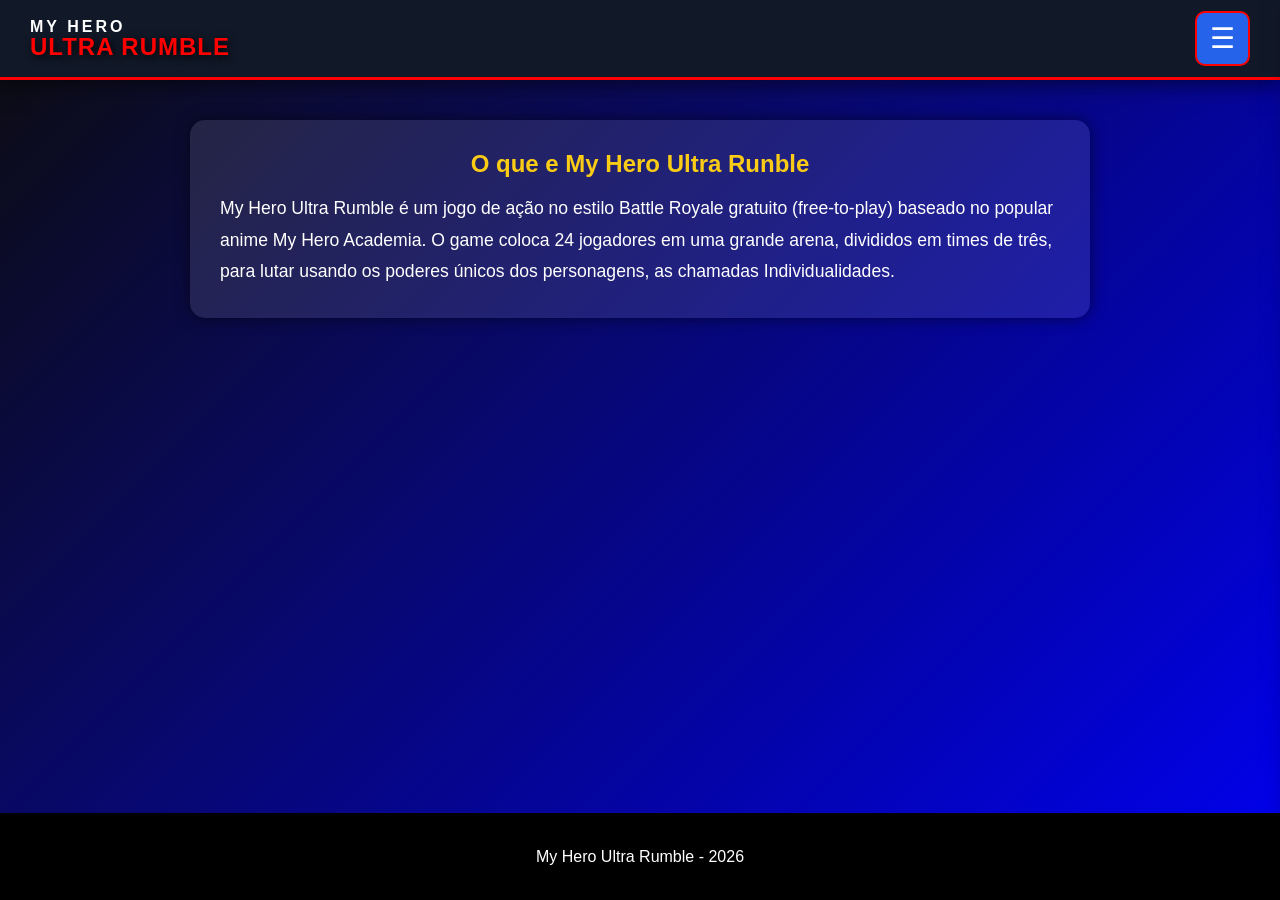
<file: index.html>
<!DOCTYPE html>
<html lang="en">
<head>
    <meta charset="UTF-8">
    <meta name="viewport" content="width=device-width, initial-scale=1.0">
    <title>Document</title>
    <link rel="stylesheet" href="style.css">
    <script src="script.js"></script>
</head>
<body>

    
<header class="menu-jogo">

    <div class="logo">
        <span>MY HERO</span>
        <strong>ULTRA RUMBLE</strong>
    </div>

<button class="botao-menu" onclick="abrirMenu()">☰</button>
</header>

<nav id="menu-lateral" class="menu-lateral">
    <button class="fechar-menu" onclick="fecharMenu()">x</button>
    <h2>MENU</h2>
    <a href="index.html"> Início</a>
    <a href="personagens.html"> Personagens</a>
    <a href="sobre.html"> Mais sobre</a>
    <a href="compras.html"> Compras</a>
    <a href="cadastro.html" class="menu-cadastro"> Cadastro</a>
    <a href="login.html" class="menu-login"> Login</a>
</nav>

<div id="fundo-menu" class="fundo-menu" onclick="fecharMenu()"></div>



<div id="resumo">
    <h2>O que e My Hero Ultra Runble</h2>
    <p>My Hero Ultra Rumble é um jogo de ação no estilo Battle Royale gratuito (free-to-play) baseado no popular anime My Hero Academia. O game coloca 24 jogadores em uma grande arena, divididos em times de três, para lutar usando os poderes únicos dos personagens, as chamadas Individualidades.</p>
</div>

<footer>
    <p>My Hero Ultra Rumble - 2026</p>
</footer>

</body>
</html>
</file>
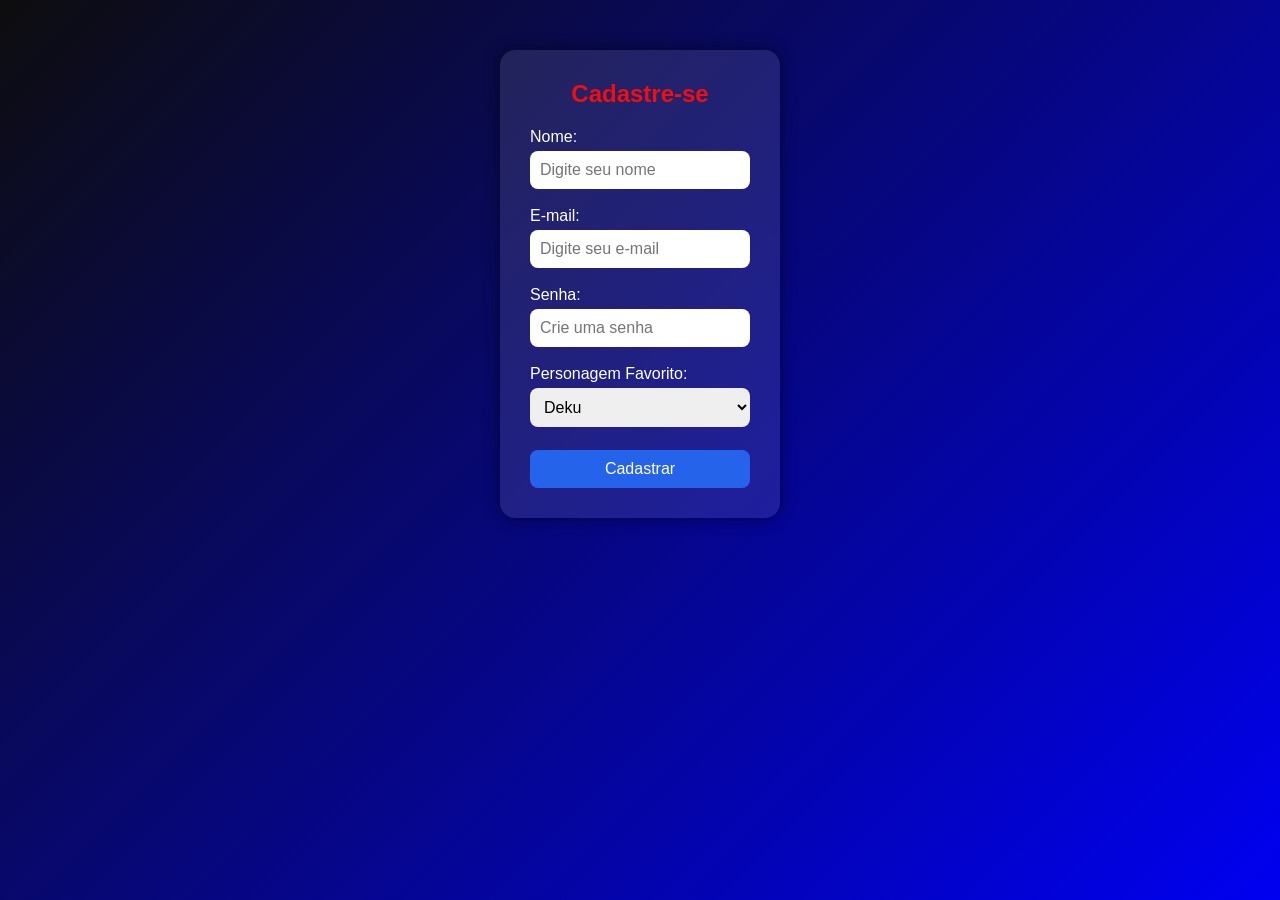
<file: cadastro.html>
<!DOCTYPE html>
<html lang="en">
<head>
    <meta charset="UTF-8">
    <meta name="viewport" content="width=device-width, initial-scale=1.0">
    <title>Document</title>
    <link rel="stylesheet" href="style.css">
</head>
<body>
    <div id="cadastro">
    <h2>Cadastre-se</h2>

    <form>
        <label>Nome:</label><br>
        <input type="text" placeholder="Digite seu nome" required><br><br>

        <label>E-mail:</label><br>
        <input type="email" placeholder="Digite seu e-mail" required><br><br>

        <label>Senha:</label><br>
        <input type="password" placeholder="Crie uma senha" required><br><br>

        <label>Personagem Favorito:</label><br>
        <select>
            <option>Deku</option>
            <option>Bakugo</option>
            <option>Todoroki</option>
            <option>All Might</option>
            <option>Shigaraki</option>
            <option></option>
        </select><br><br>

        <input type="submit" value="Cadastrar">
    </form>
</div>
</body>
</html>
</file>
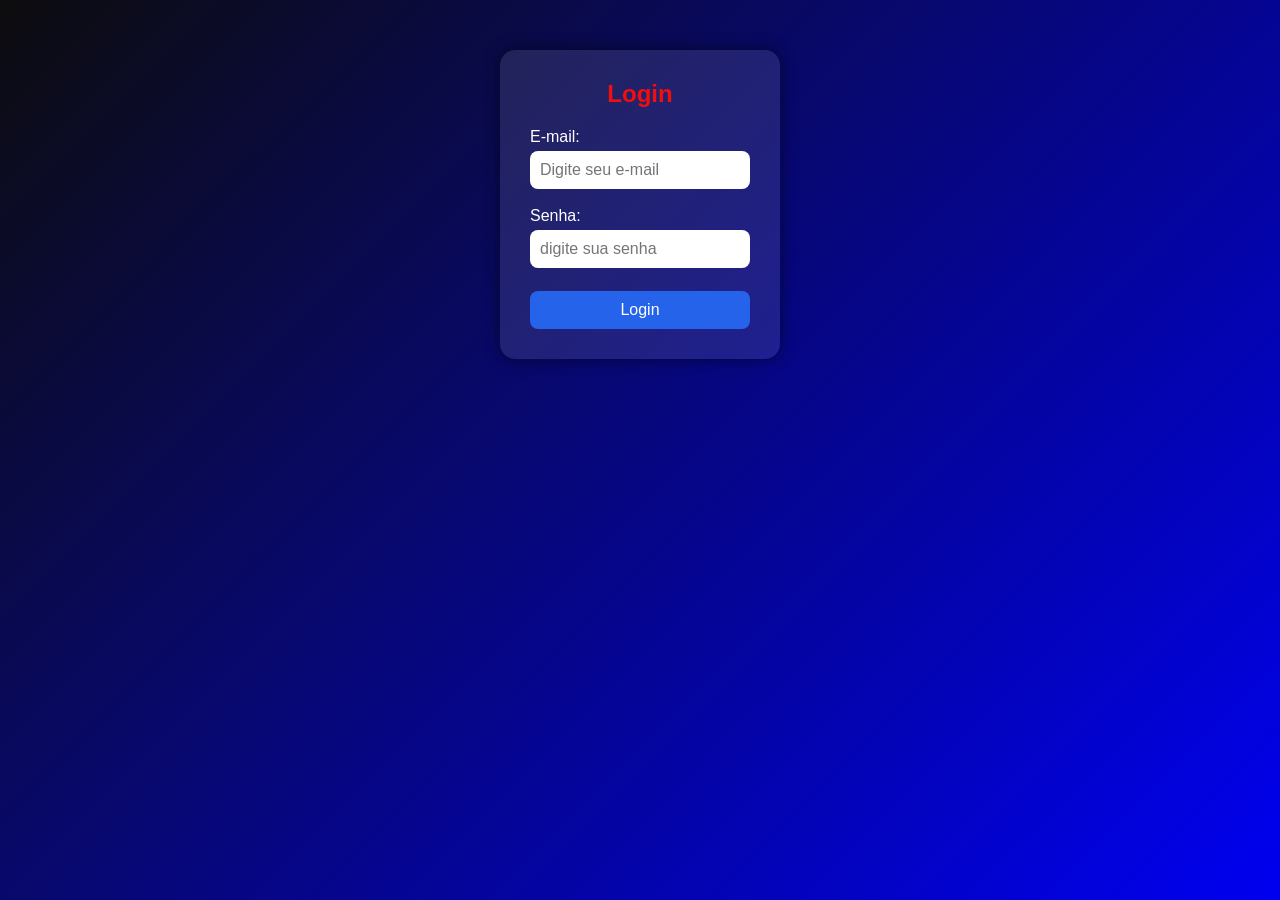
<file: login.html>
<!DOCTYPE html>
<html lang="en">
<head>
    <meta charset="UTF-8">
    <meta name="viewport" content="width=device-width, initial-scale=1.0">
    <title>Document</title>
    <link rel="stylesheet" href="style.css">
</head>
<body>
    <div id="cadastro">
    <h2>Login</h2>

    <form>
        <label>E-mail:</label><br>
        <input type="email" placeholder="Digite seu e-mail" required><br><br>

        <label>Senha:</label><br>
        <input type="password" placeholder="digite sua senha" required><br><br>

        <input type="submit" value="Login">
    </form>
</body>
</html>
</file>
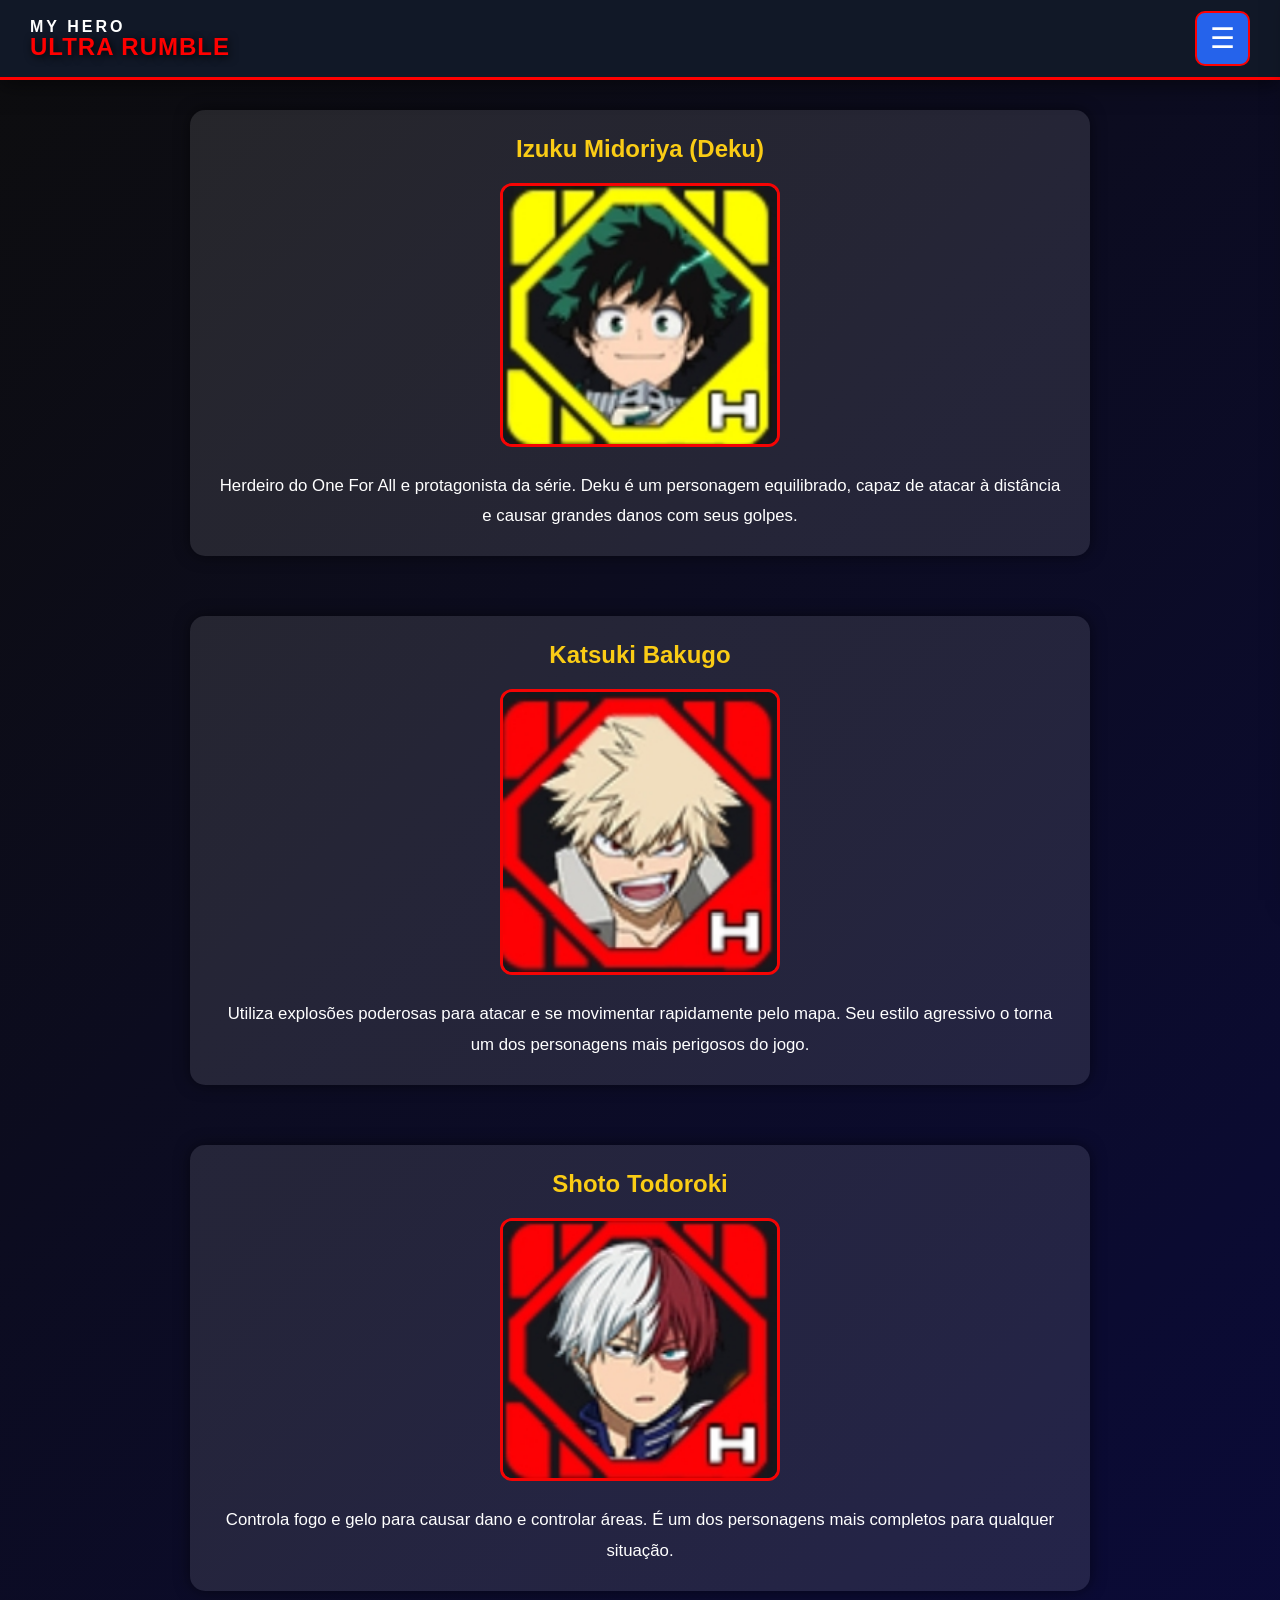
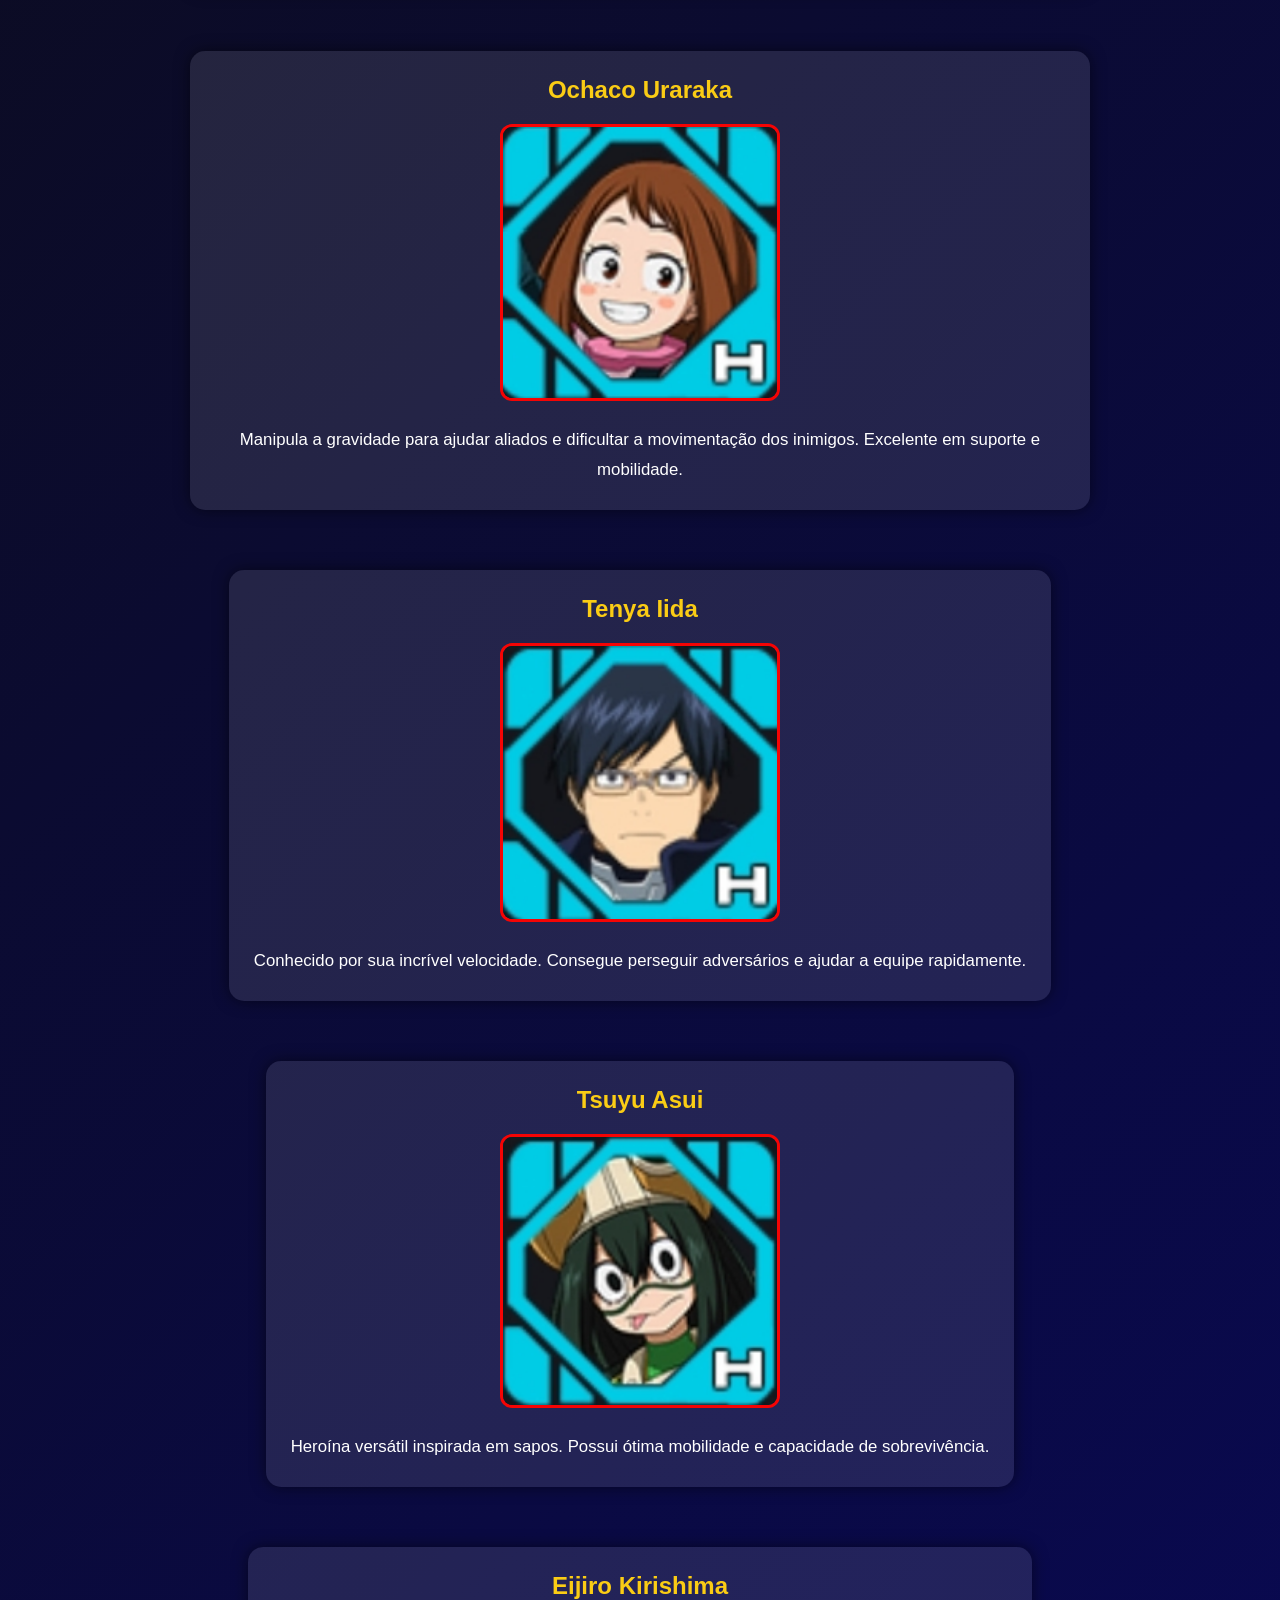
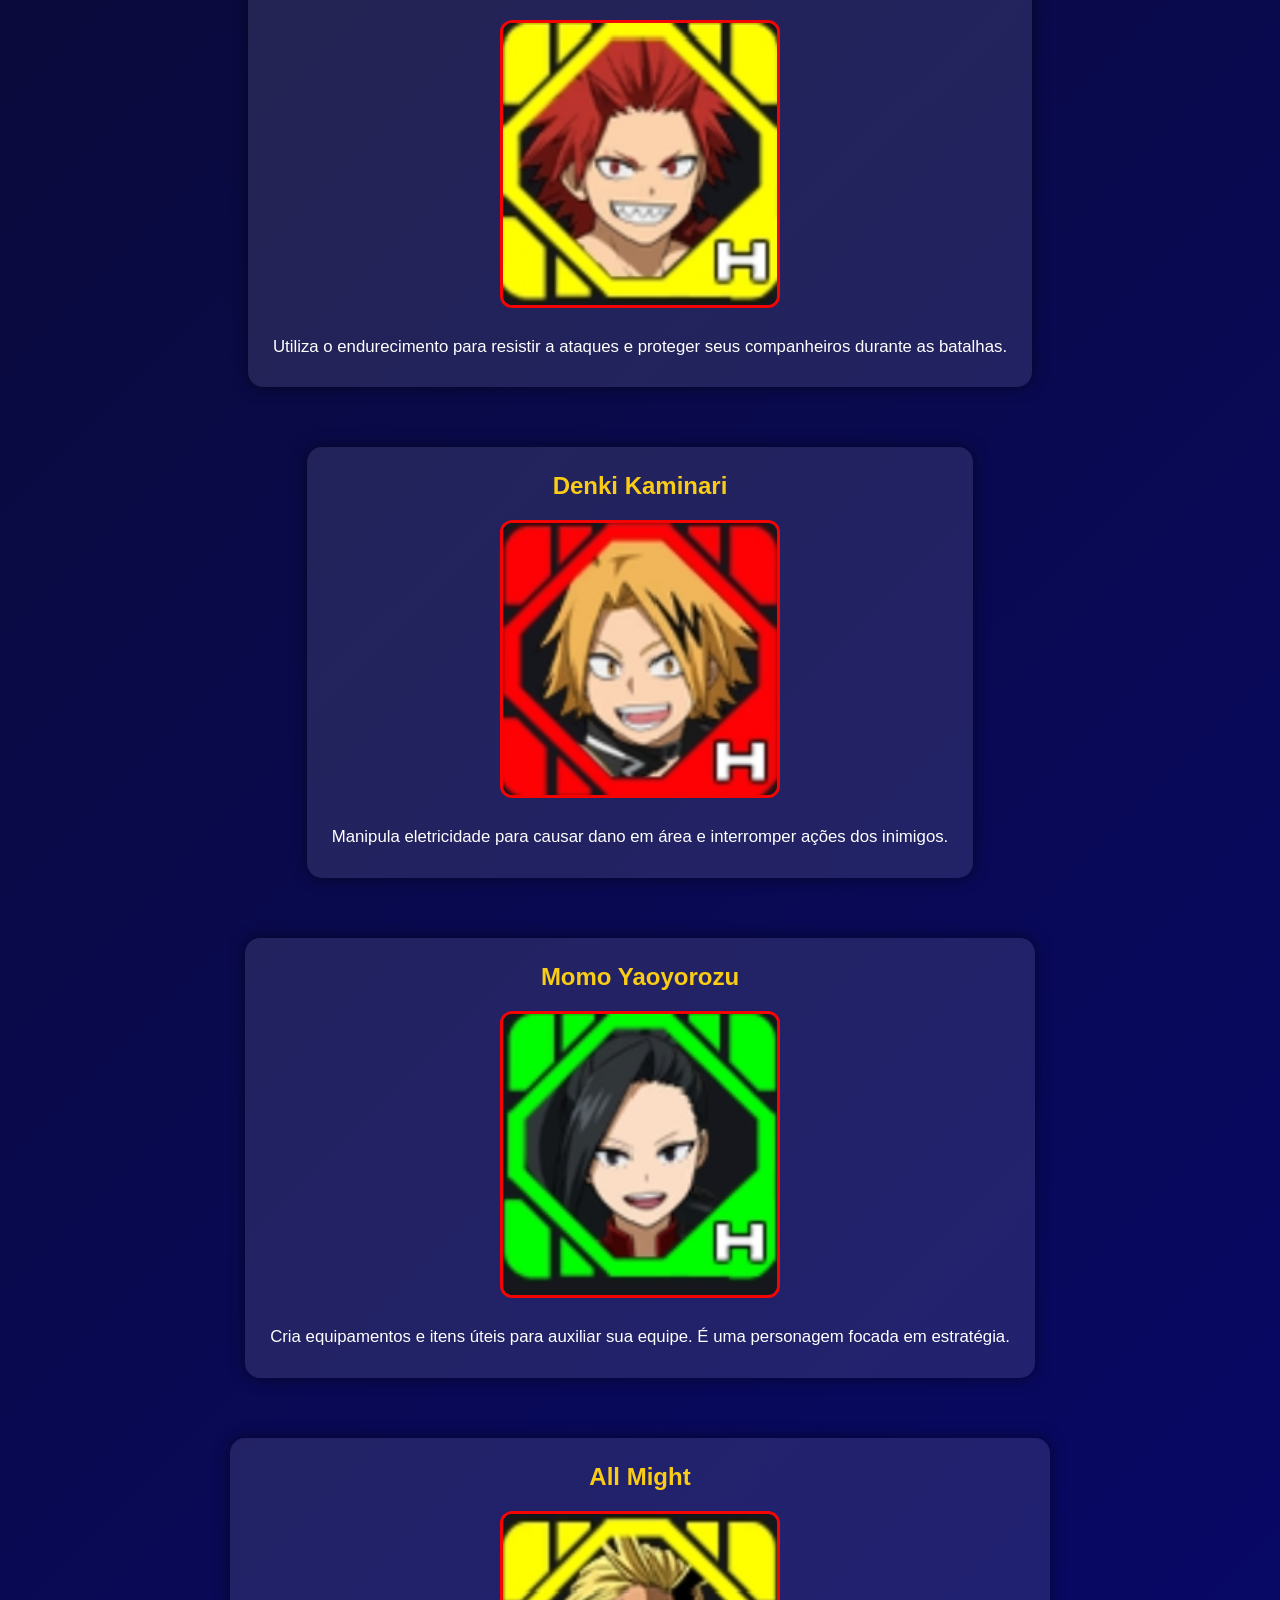
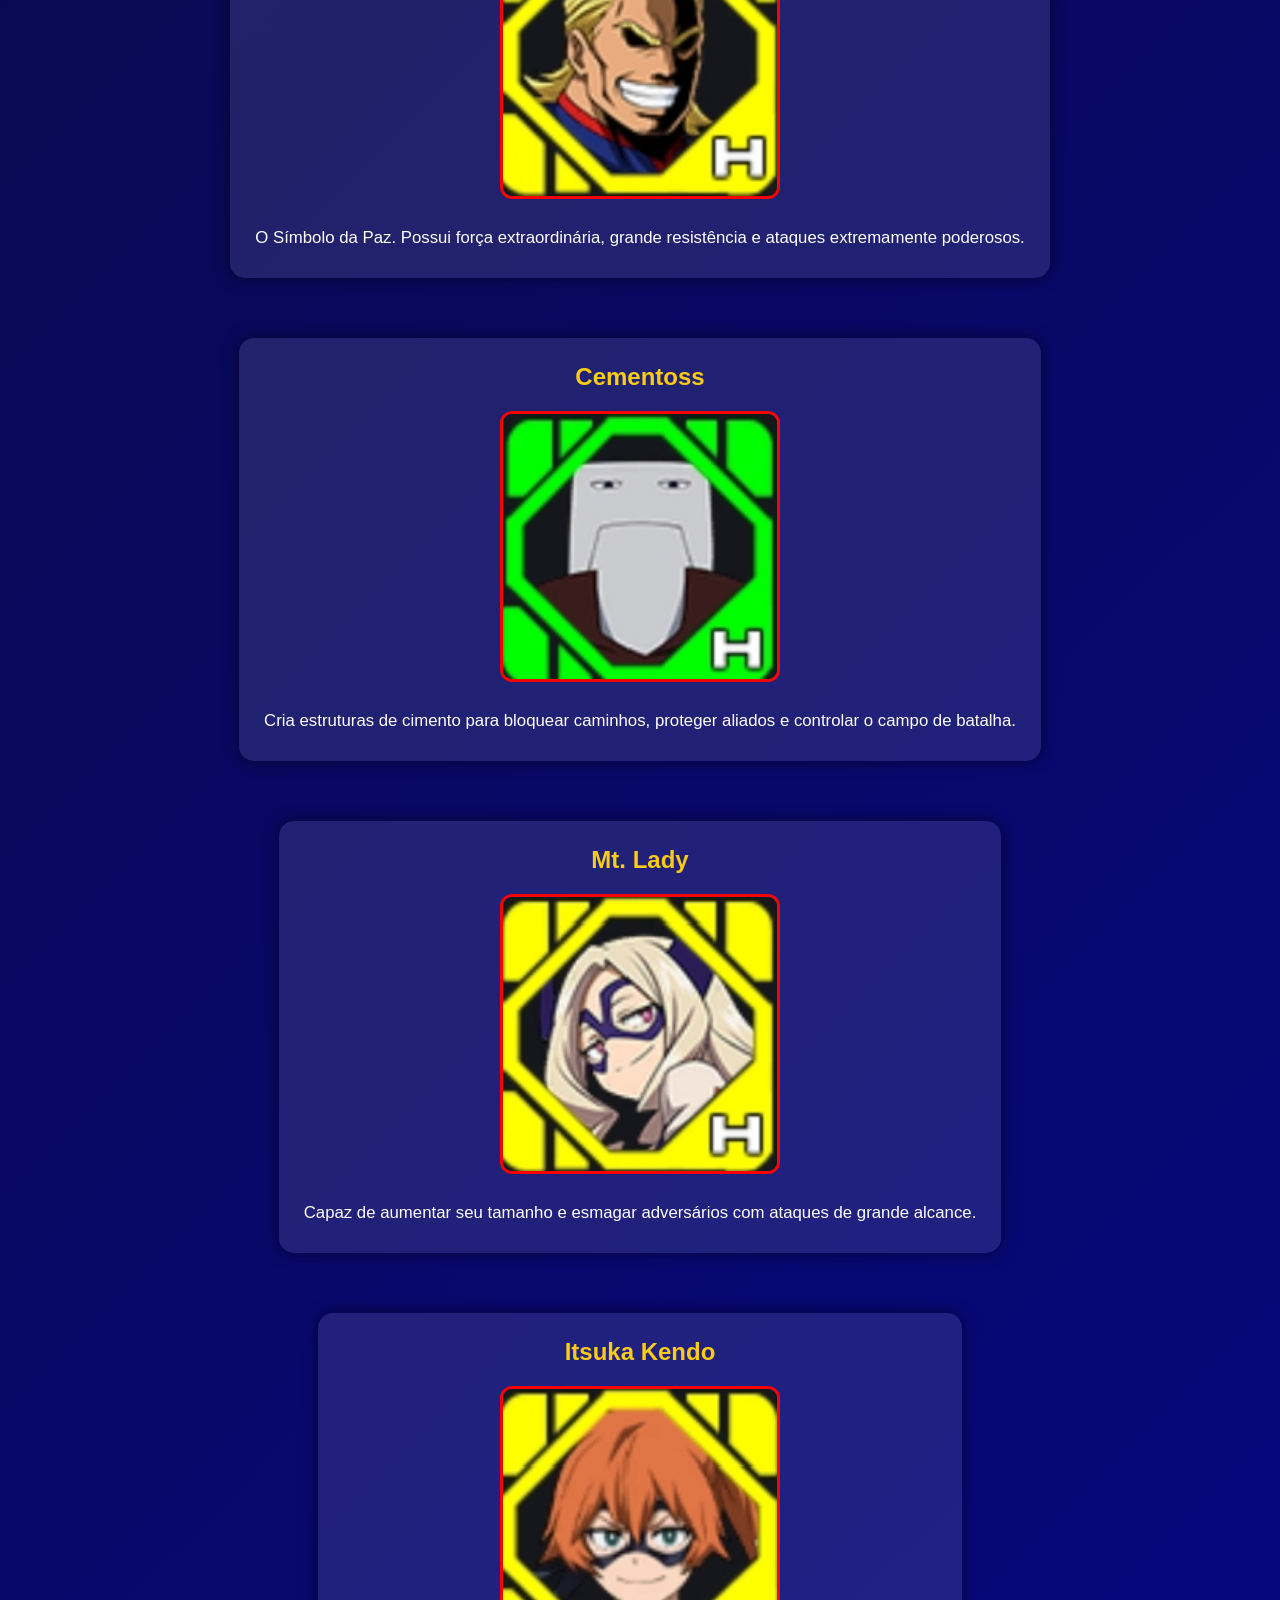
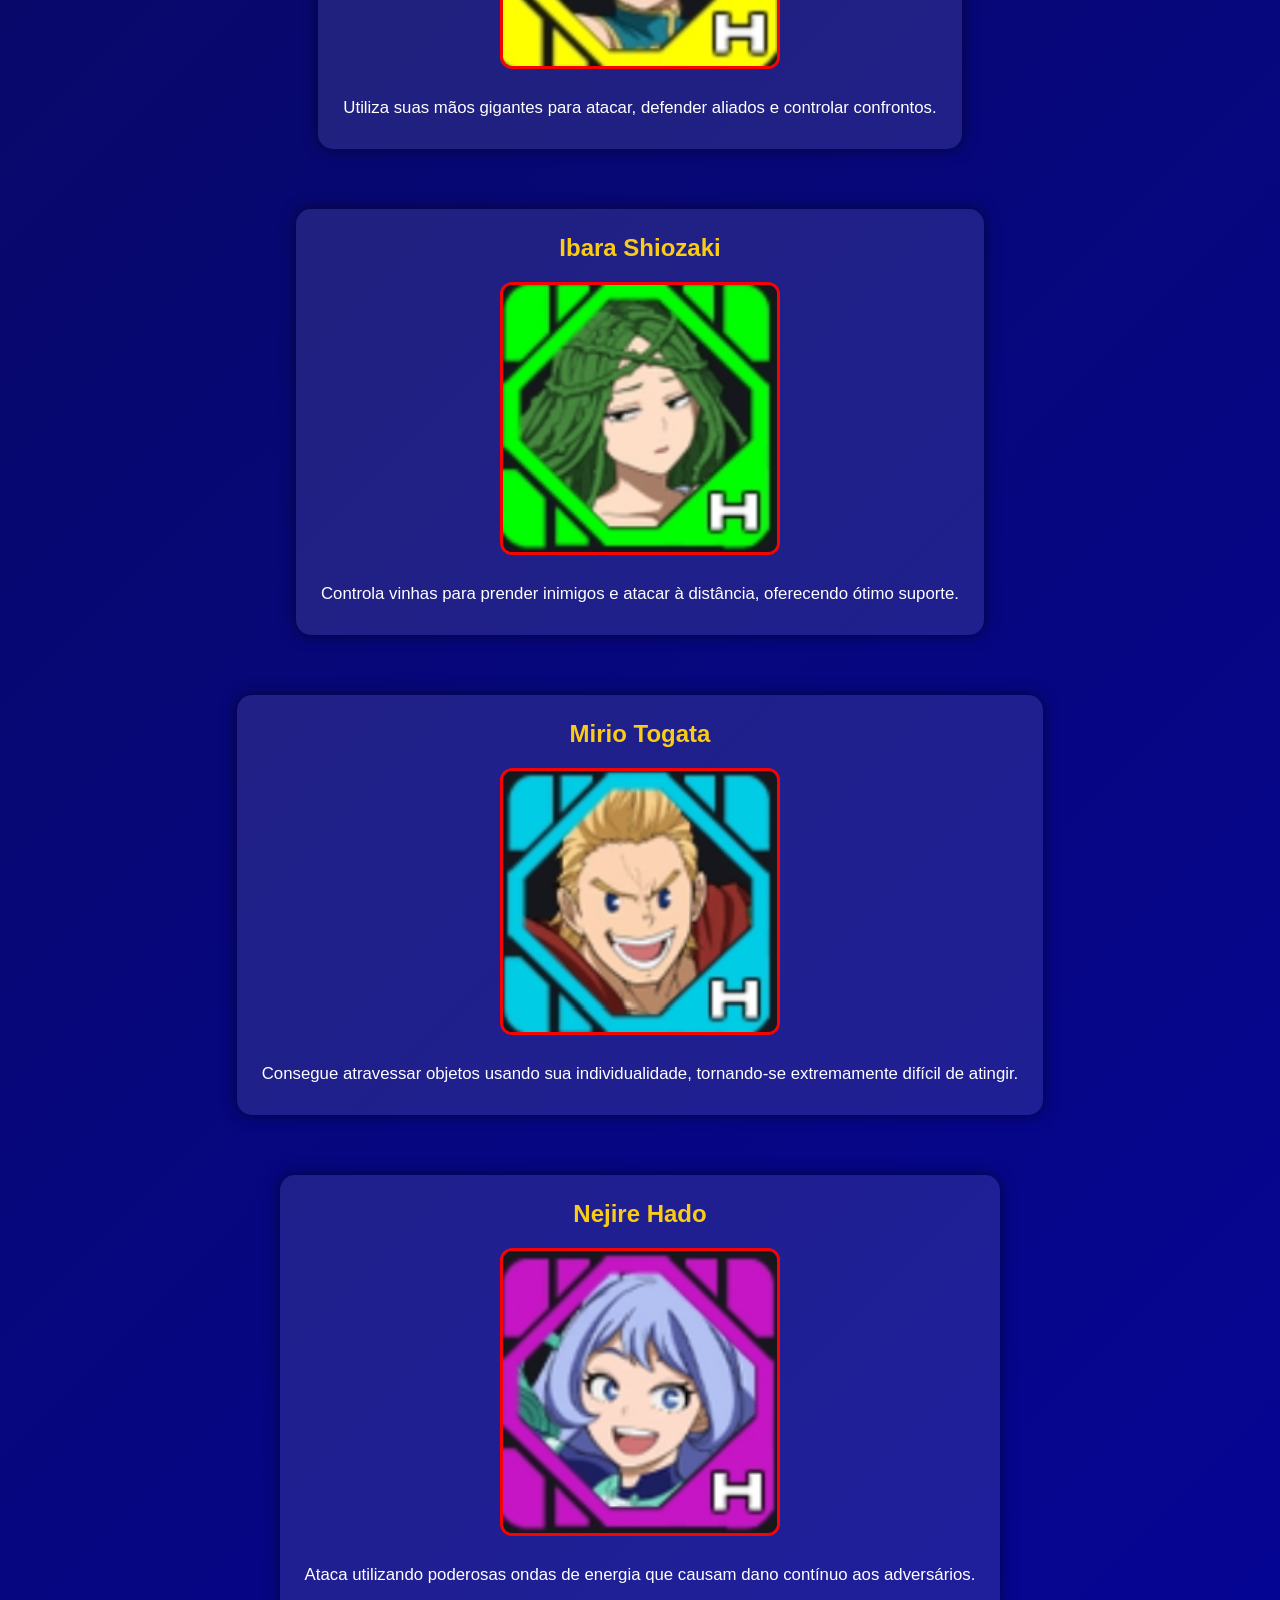
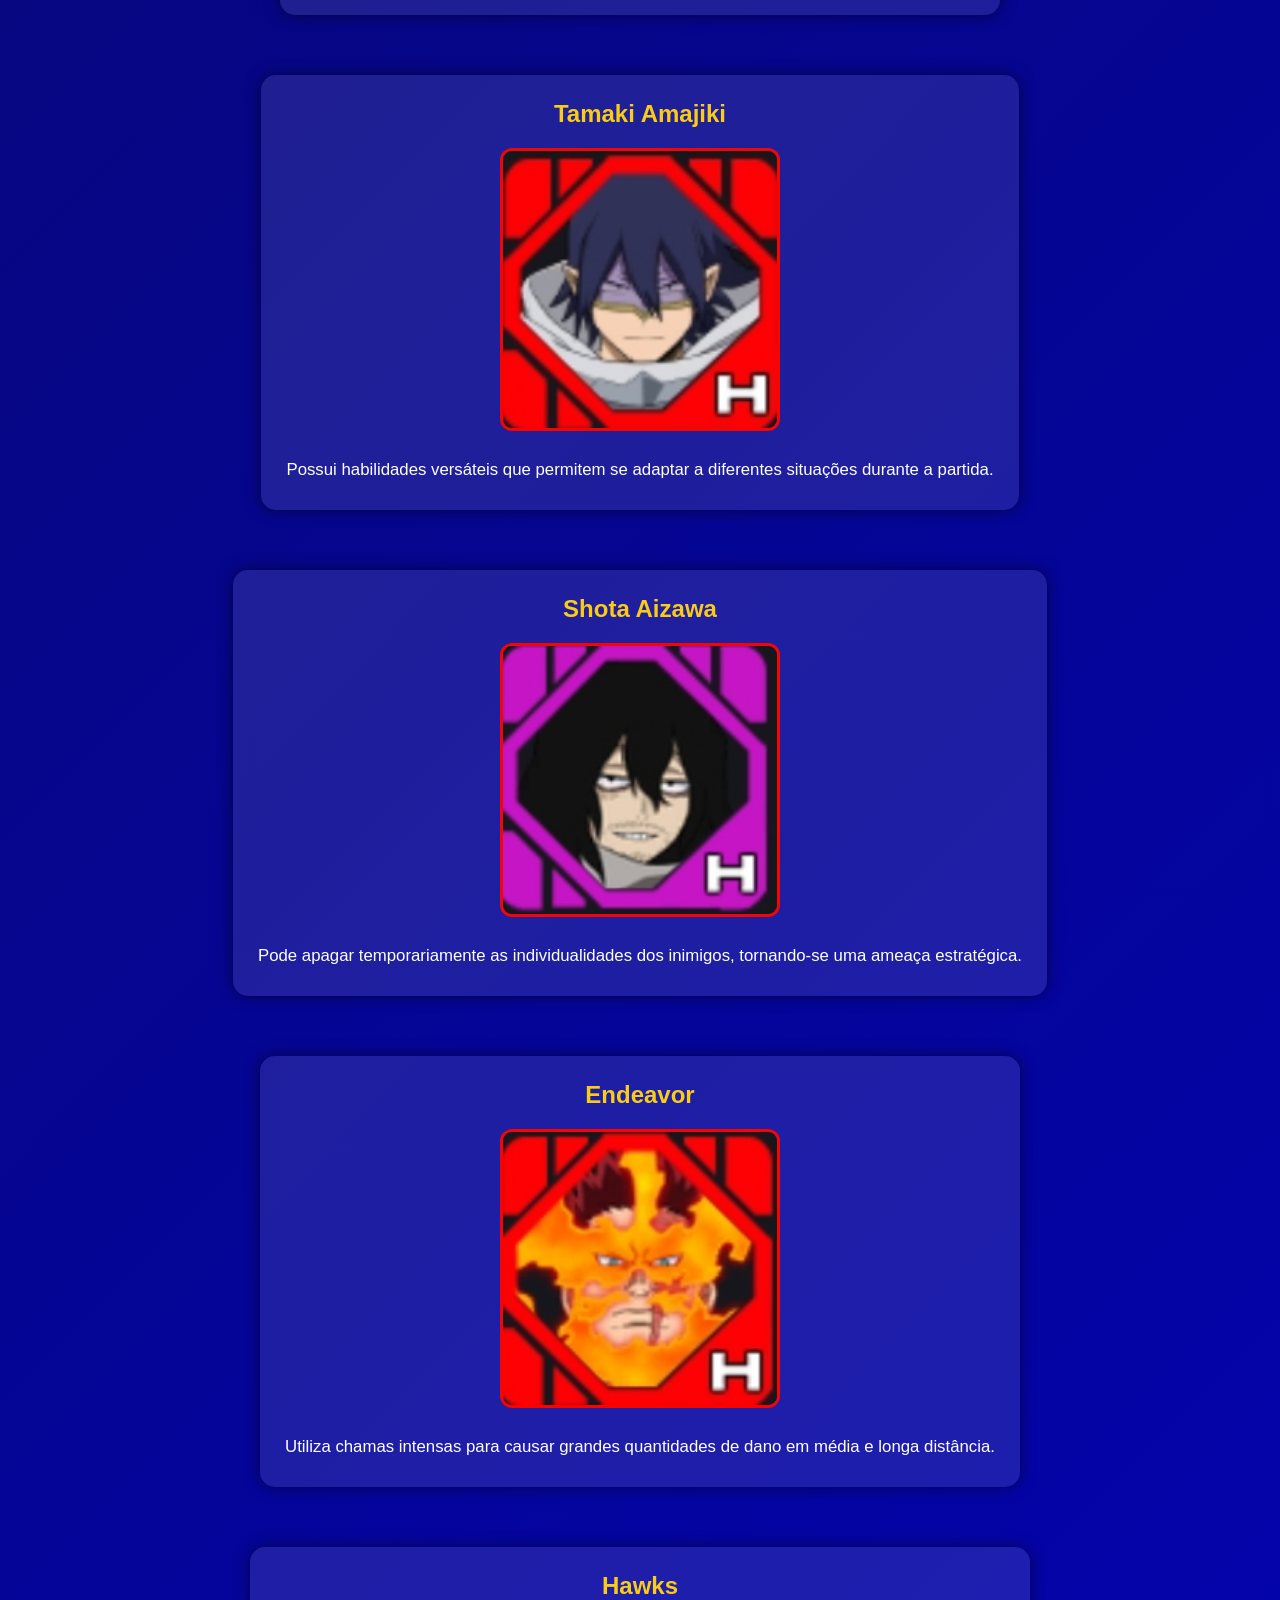
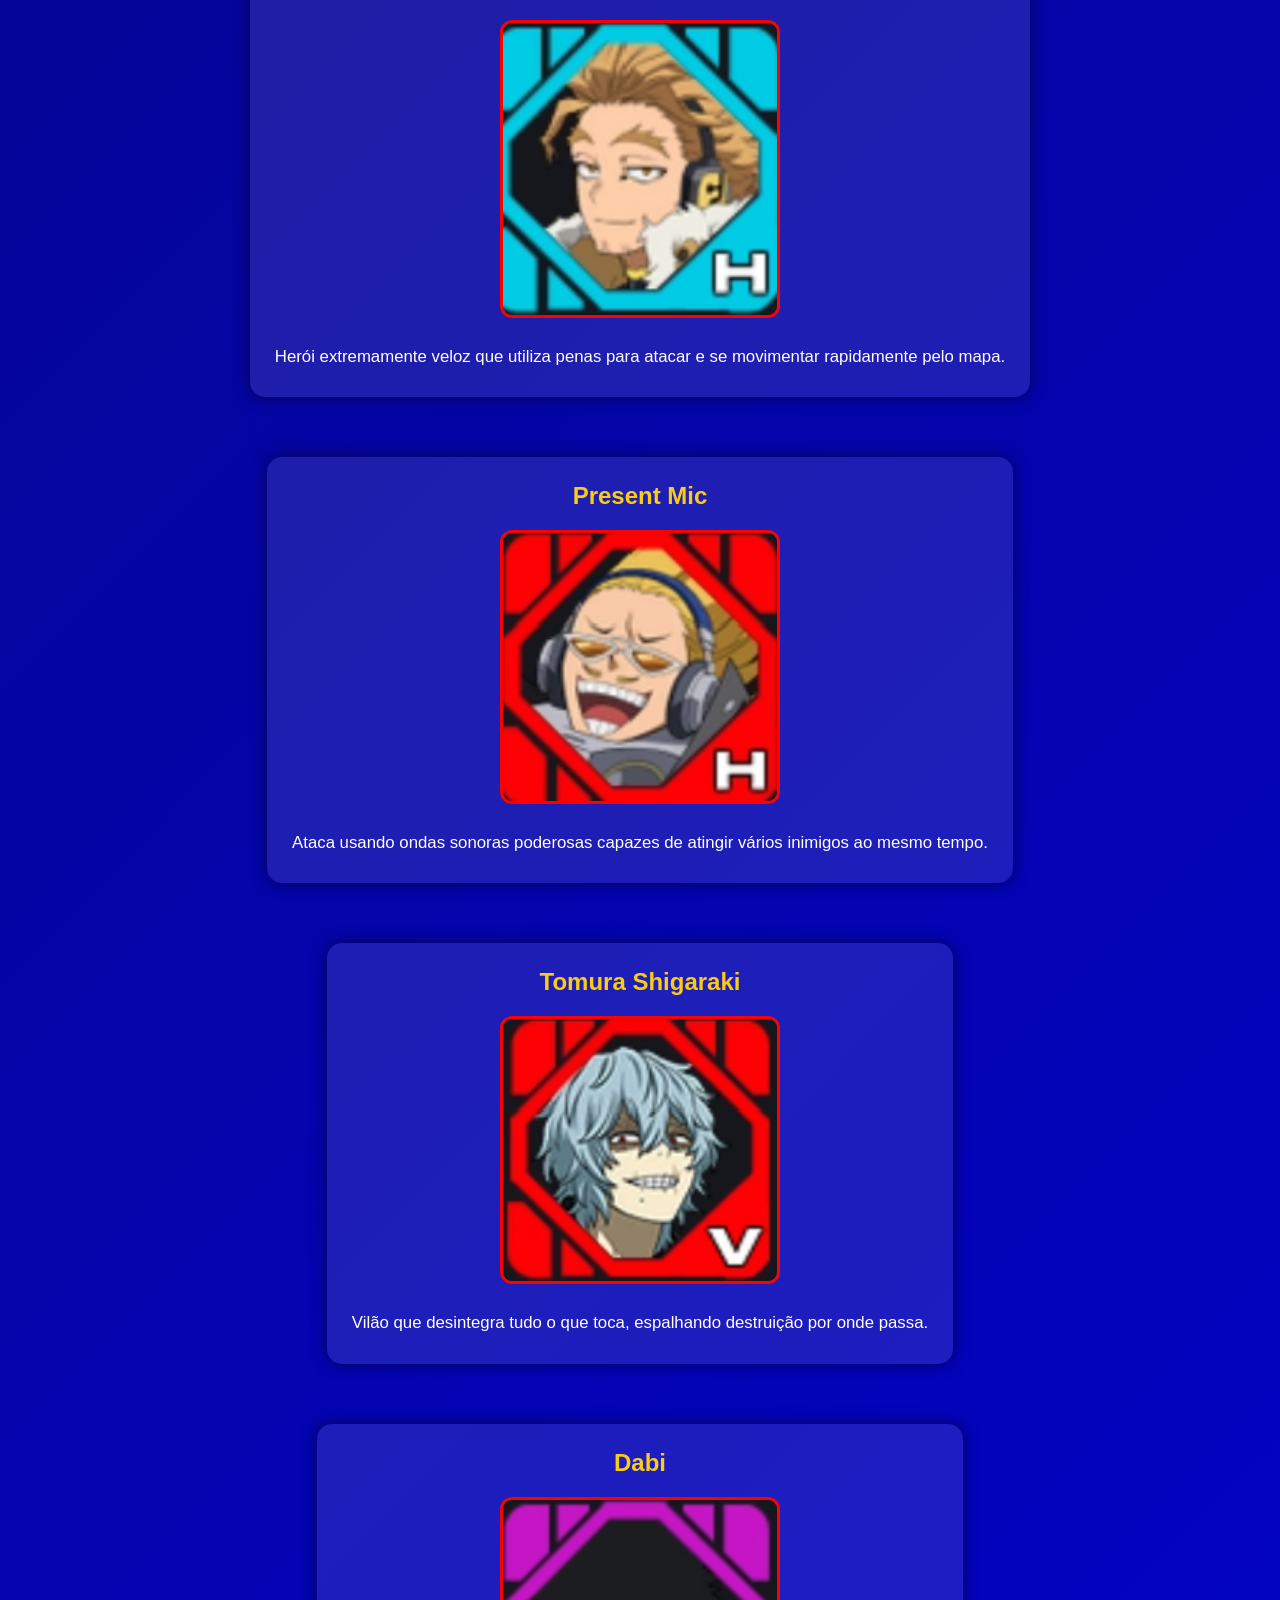
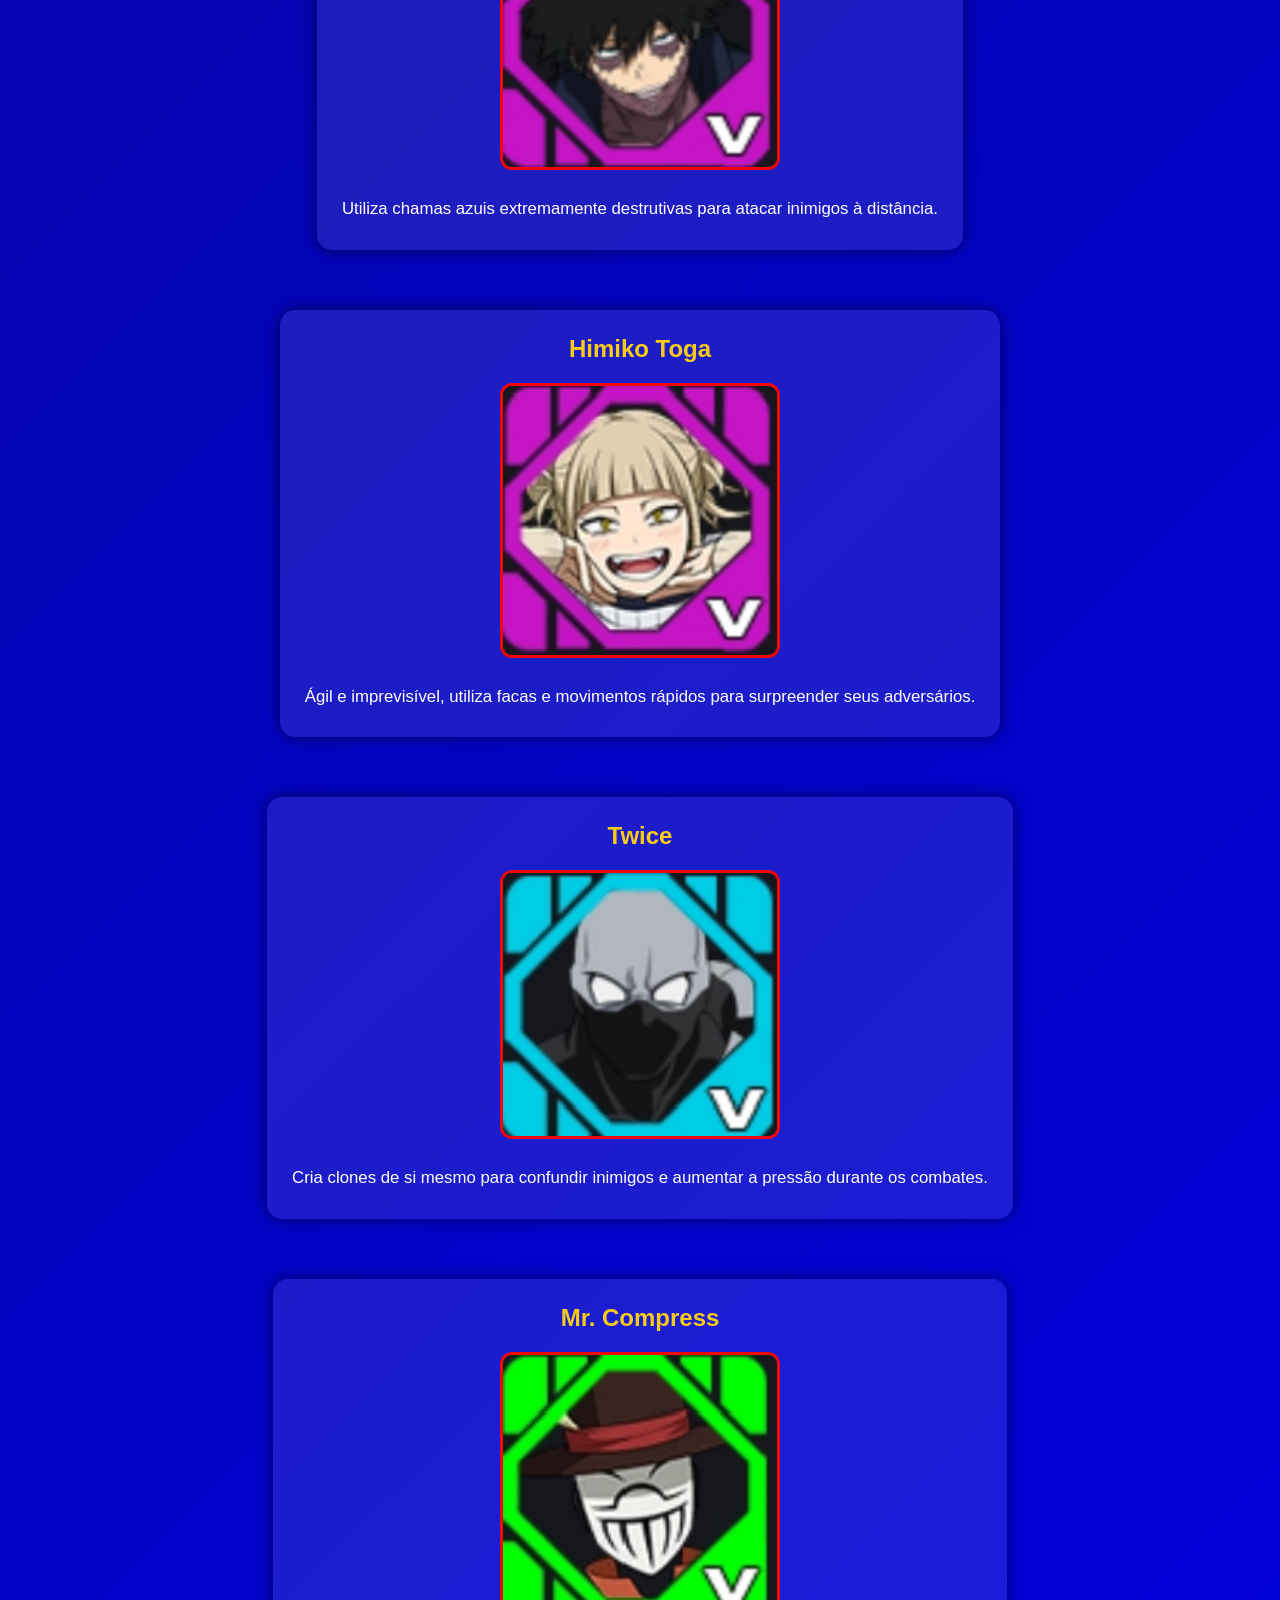
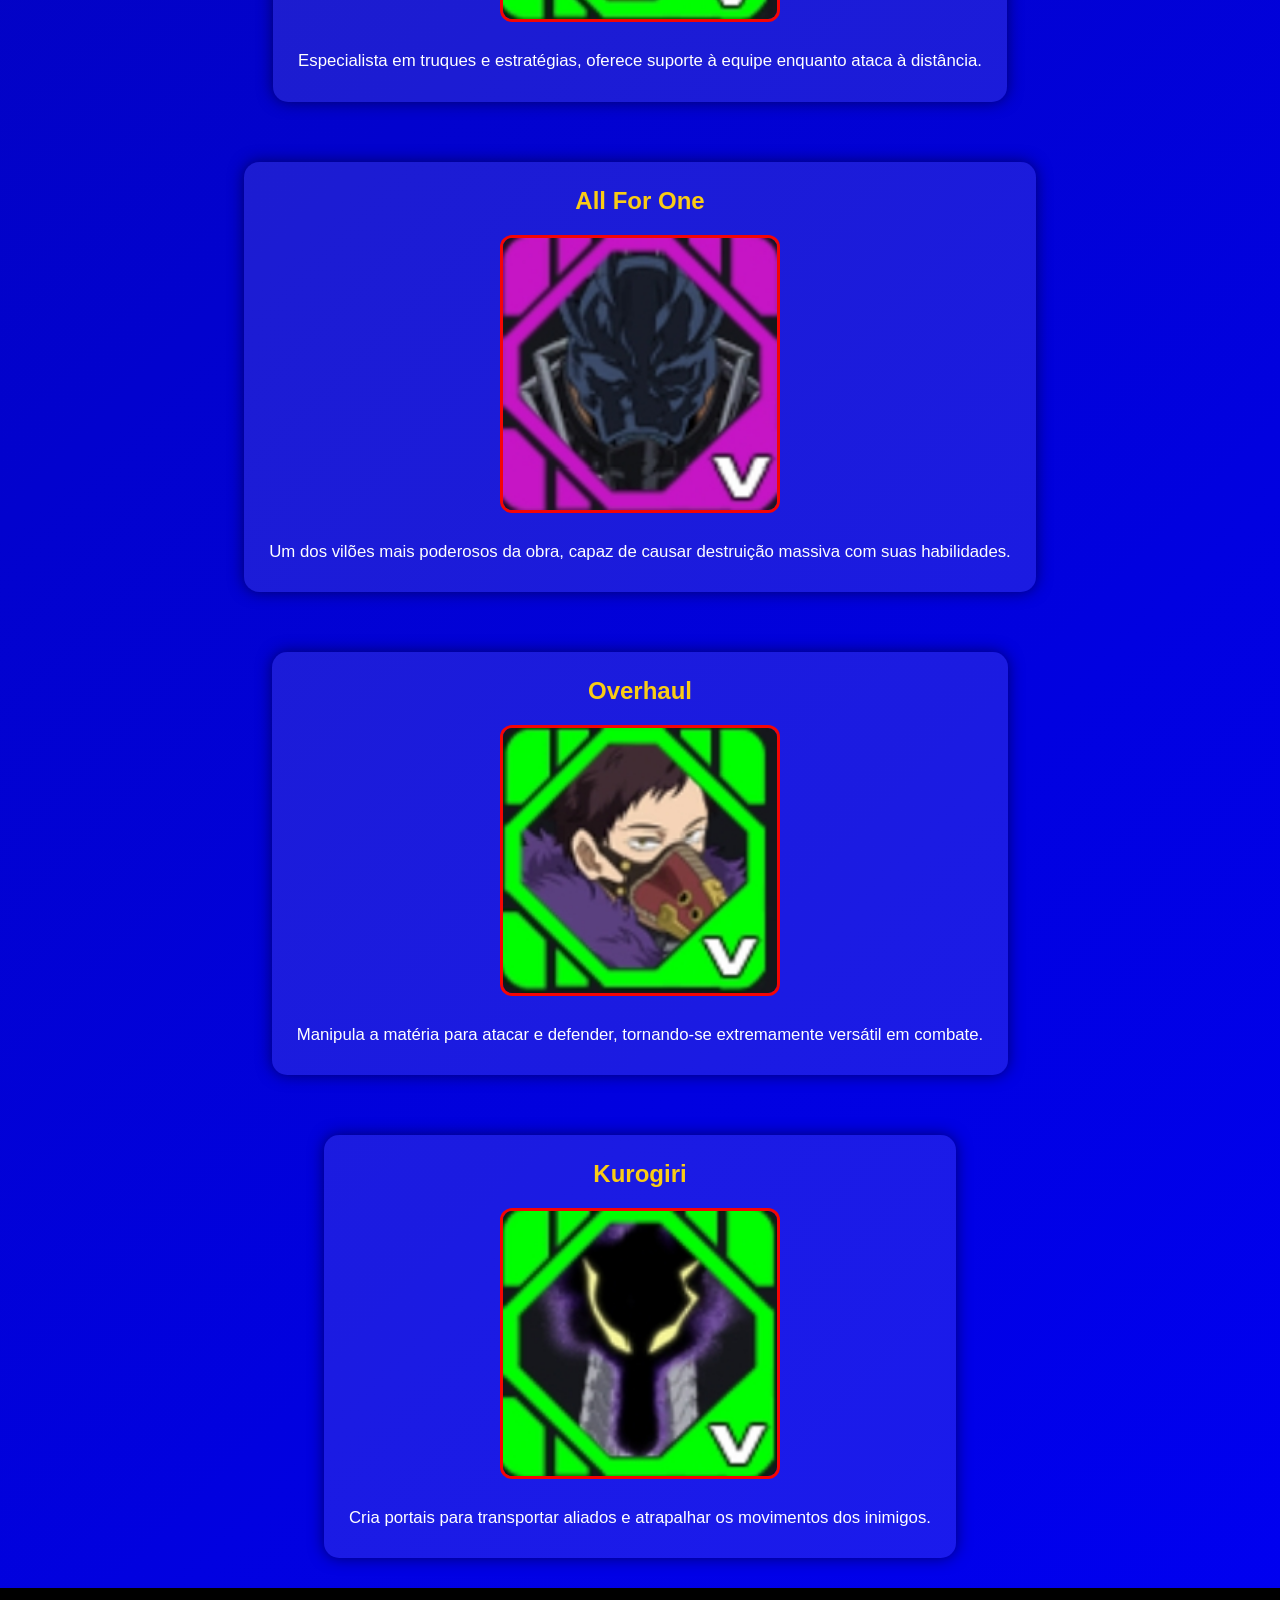
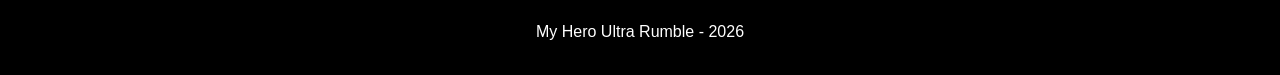
<file: personagens.html>
<!DOCTYPE html>
<html lang="en">
<head>
    <meta charset="UTF-8">
    <meta name="viewport" content="width=device-width, initial-scale=1.0">
    <title>Document</title>
    <link rel="stylesheet" href="style.css">
    <script src="script.js"></script>
</head>
<body>

<header class="menu-jogo">

    <div class="logo">
        <span>MY HERO</span>
        <strong>ULTRA RUMBLE</strong>
    </div>

<button class="botao-menu" onclick="abrirMenu()">☰</button>
</header>

<nav id="menu-lateral" class="menu-lateral">
    <button class="fechar-menu" onclick="fecharMenu()">x</button>
    <h2>MENU</h2>
    <a href="index.html"> Início</a>
    <a href="personagens.html"> Personagens</a>
    <a href="sobre.html"> Mais sobre</a>
    <a href="compras.html"> Compras</a>
    <a href="cadastro.html" class="menu-cadastro"> Cadastro</a>
    <a href="login.html" class="menu-login"> Login</a>
</nav>

<div id="fundo-menu" class="fundo-menu" onclick="fecharMenu()"></div>


<div class="personagem">
    <h2>Izuku Midoriya (Deku)</h2>
    <img src="img/Izuko Midoriya.jpg" alt="300">
    <p>Herdeiro do One For All e protagonista da série. Deku é um personagem equilibrado, capaz de atacar à distância e causar grandes danos com seus golpes.</p>
</div>

<div class="personagem">
    <h2>Katsuki Bakugo</h2>
    <img src="img/Katsuki Bakugo.jpg" alt="300">
    <p>Utiliza explosões poderosas para atacar e se movimentar rapidamente pelo mapa. Seu estilo agressivo o torna um dos personagens mais perigosos do jogo.</p>
</div>

<div class="personagem">
    <h2>Shoto Todoroki</h2>
    <img src="img/Shoto Todoroki.jpg" alt="300">
    <p>Controla fogo e gelo para causar dano e controlar áreas. É um dos personagens mais completos para qualquer situação.</p>
</div>

<div class="personagem">
    <h2>Ochaco Uraraka</h2>
    <img src="img/Ochaco Uraraka.jpg" alt="300">
    <p>Manipula a gravidade para ajudar aliados e dificultar a movimentação dos inimigos. Excelente em suporte e mobilidade.</p>
</div>

<div class="personagem">
    <h2>Tenya Iida</h2>
    <img src="img/Tenya Iida.jpg" alt="300">
    <p>Conhecido por sua incrível velocidade. Consegue perseguir adversários e ajudar a equipe rapidamente.</p>
</div>

<div class="personagem">
    <h2>Tsuyu Asui</h2>
    <img src="img/Tsuyu Asui.jpg" alt="300">
    <p>Heroína versátil inspirada em sapos. Possui ótima mobilidade e capacidade de sobrevivência.</p>
</div>

<div class="personagem">
    <h2>Eijiro Kirishima</h2>
    <img src="img/Eijiro Kirishima.jpg" alt="300">
    <p>Utiliza o endurecimento para resistir a ataques e proteger seus companheiros durante as batalhas.</p>
</div>

<div class="personagem">
    <h2>Denki Kaminari</h2>
    <img src="img/Denki Kaminari.jpg" alt="300">
    <p>Manipula eletricidade para causar dano em área e interromper ações dos inimigos.</p>
</div>

<div class="personagem">
    <h2>Momo Yaoyorozu</h2>
    <img src="img/Momo Yaoyorozu.jpg" alt="300">
    <p>Cria equipamentos e itens úteis para auxiliar sua equipe. É uma personagem focada em estratégia.</p>
</div>

<div class="personagem">
    <h2>All Might</h2>
    <img src="img/All Might.jpg" alt="300">
    <p>O Símbolo da Paz. Possui força extraordinária, grande resistência e ataques extremamente poderosos.</p>
</div>

<div class="personagem">
    <h2>Cementoss</h2>
    <img src="img/Cementoss.jpg" alt="300">
    <p>Cria estruturas de cimento para bloquear caminhos, proteger aliados e controlar o campo de batalha.</p>
</div>

<div class="personagem">
    <h2>Mt. Lady</h2>
    <img src="img/Mt. Lady.jpg" alt="300">
    <p>Capaz de aumentar seu tamanho e esmagar adversários com ataques de grande alcance.</p>
</div>

<div class="personagem">
    <h2>Itsuka Kendo</h2>
    <img src="img/Itsuka Kendo.jpg" alt="300">
    <p>Utiliza suas mãos gigantes para atacar, defender aliados e controlar confrontos.</p>
</div>

<div class="personagem">
    <h2>Ibara Shiozaki</h2>
    <img src="img/Ibara Shiozaki.jpg" alt="300">
    <p>Controla vinhas para prender inimigos e atacar à distância, oferecendo ótimo suporte.</p>
</div>

<div class="personagem">
    <h2>Mirio Togata</h2>
    <img src="img/Mirio Togata.jpg" alt="300">
    <p>Consegue atravessar objetos usando sua individualidade, tornando-se extremamente difícil de atingir.</p>
</div>

<div class="personagem">
    <h2>Nejire Hado</h2>
    <img src="img/Nejire Hado.jpg" alt="300">
    <p>Ataca utilizando poderosas ondas de energia que causam dano contínuo aos adversários.</p>
</div>

<div class="personagem">
    <h2>Tamaki Amajiki</h2>
    <img src="img/Tamaki Amajiki.jpg" alt="300">
    <p>Possui habilidades versáteis que permitem se adaptar a diferentes situações durante a partida.</p>
</div>

<div class="personagem">
    <h2>Shota Aizawa</h2>
    <img src="img/Shota Aizawa.jpg" alt="300">
    <p>Pode apagar temporariamente as individualidades dos inimigos, tornando-se uma ameaça estratégica.</p>
</div>

<div class="personagem">
    <h2>Endeavor</h2>
    <img src="img/Endeavor.jpg" alt="300">
    <p>Utiliza chamas intensas para causar grandes quantidades de dano em média e longa distância.</p>
</div>

<div class="personagem">
    <h2>Hawks</h2>
    <img src="img/Hawks.jpg" alt="300">
    <p>Herói extremamente veloz que utiliza penas para atacar e se movimentar rapidamente pelo mapa.</p>
</div>

<div class="personagem">
    <h2>Present Mic</h2>
    <img src="img/Present Mic.jpg" alt="300">
    <p>Ataca usando ondas sonoras poderosas capazes de atingir vários inimigos ao mesmo tempo.</p>
</div>

<div class="personagem">
    <h2>Tomura Shigaraki</h2>
    <img src="img/Tomura Shigaraki.jpg" alt="300">
    <p>Vilão que desintegra tudo o que toca, espalhando destruição por onde passa.</p>
</div>

<div class="personagem">
    <h2>Dabi</h2>
    <img src="img/Dabi.jpg" alt="300">
    <p>Utiliza chamas azuis extremamente destrutivas para atacar inimigos à distância.</p>
</div>

<div class="personagem">
    <h2>Himiko Toga</h2>
    <img src="img/Himiko Toga.jpg" alt="300">
    <p>Ágil e imprevisível, utiliza facas e movimentos rápidos para surpreender seus adversários.</p>
</div>

<div class="personagem">
    <h2>Twice</h2>
    <img src="img/Twice.jpg" alt="300">
    <p>Cria clones de si mesmo para confundir inimigos e aumentar a pressão durante os combates.</p>
</div>

<div class="personagem">
    <h2>Mr. Compress</h2>
    <img src="img/Mr. Compress.jpg" alt="300">
    <p>Especialista em truques e estratégias, oferece suporte à equipe enquanto ataca à distância.</p>
</div>

<div class="personagem">
    <h2>All For One</h2>
    <img src="img/All For One.jpg" alt="300">
    <p>Um dos vilões mais poderosos da obra, capaz de causar destruição massiva com suas habilidades.</p>
</div>

<div class="personagem">
    <h2>Overhaul</h2>
    <img src="img/Overhaul.jpg" alt="300">
    <p>Manipula a matéria para atacar e defender, tornando-se extremamente versátil em combate.</p>
</div>

<div class="personagem">
    <h2>Kurogiri</h2>
    <img src="img/Kurogiri.jpg" alt="300">
    <p>Cria portais para transportar aliados e atrapalhar os movimentos dos inimigos.</p>
</div>

<footer>
    <p>My Hero Ultra Rumble - 2026</p>
</footer>

</body>
</html>
</file>
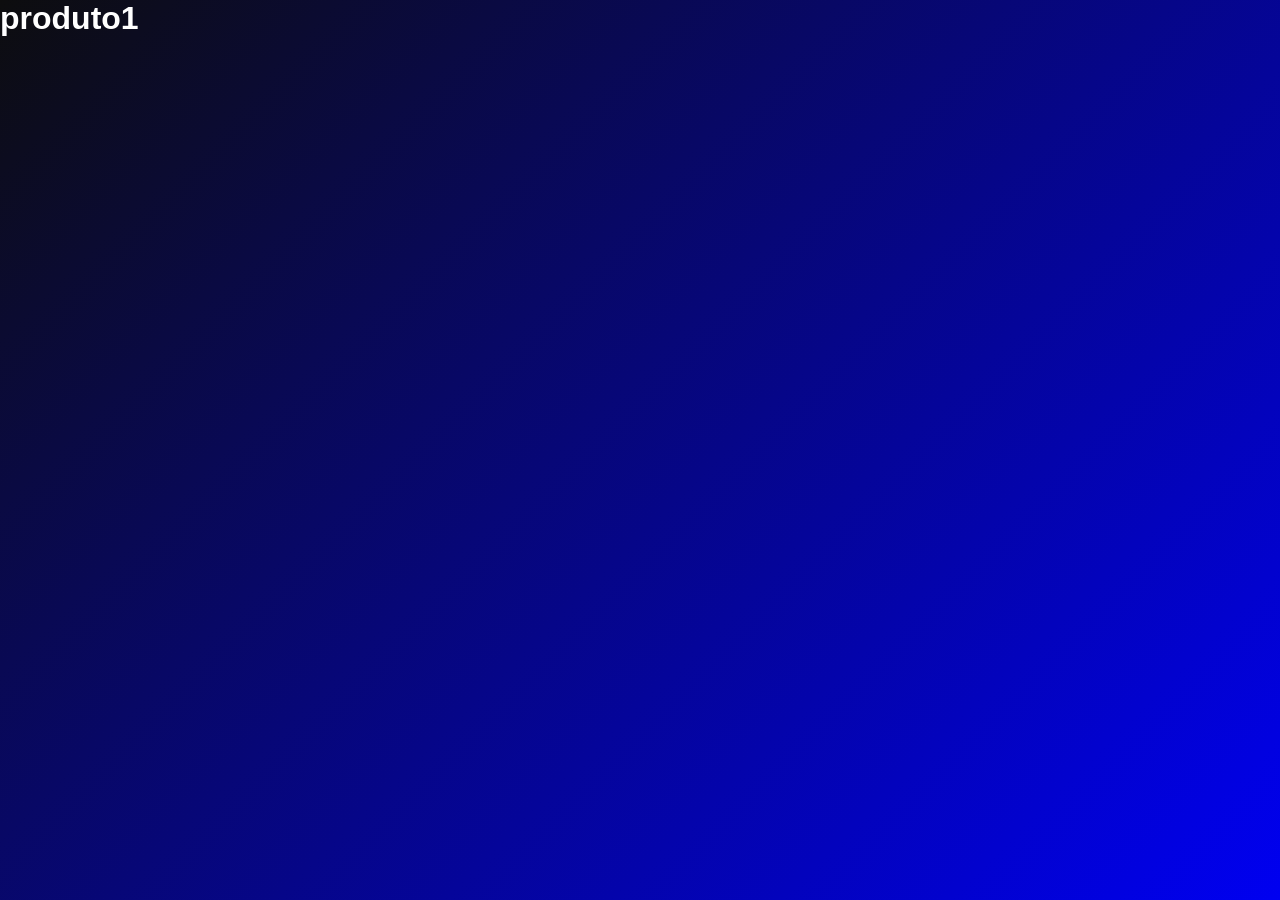
<file: produto1.html>
<!DOCTYPE html>
<html lang="en">
<head>
    <meta charset="UTF-8">
    <meta name="viewport" content="width=device-width, initial-scale=1.0">
    <title>Document</title>
    <link rel="stylesheet" href="style.css">
</head>
<body>
    <h1>produto1</h1>
</body>
</html>
</file>
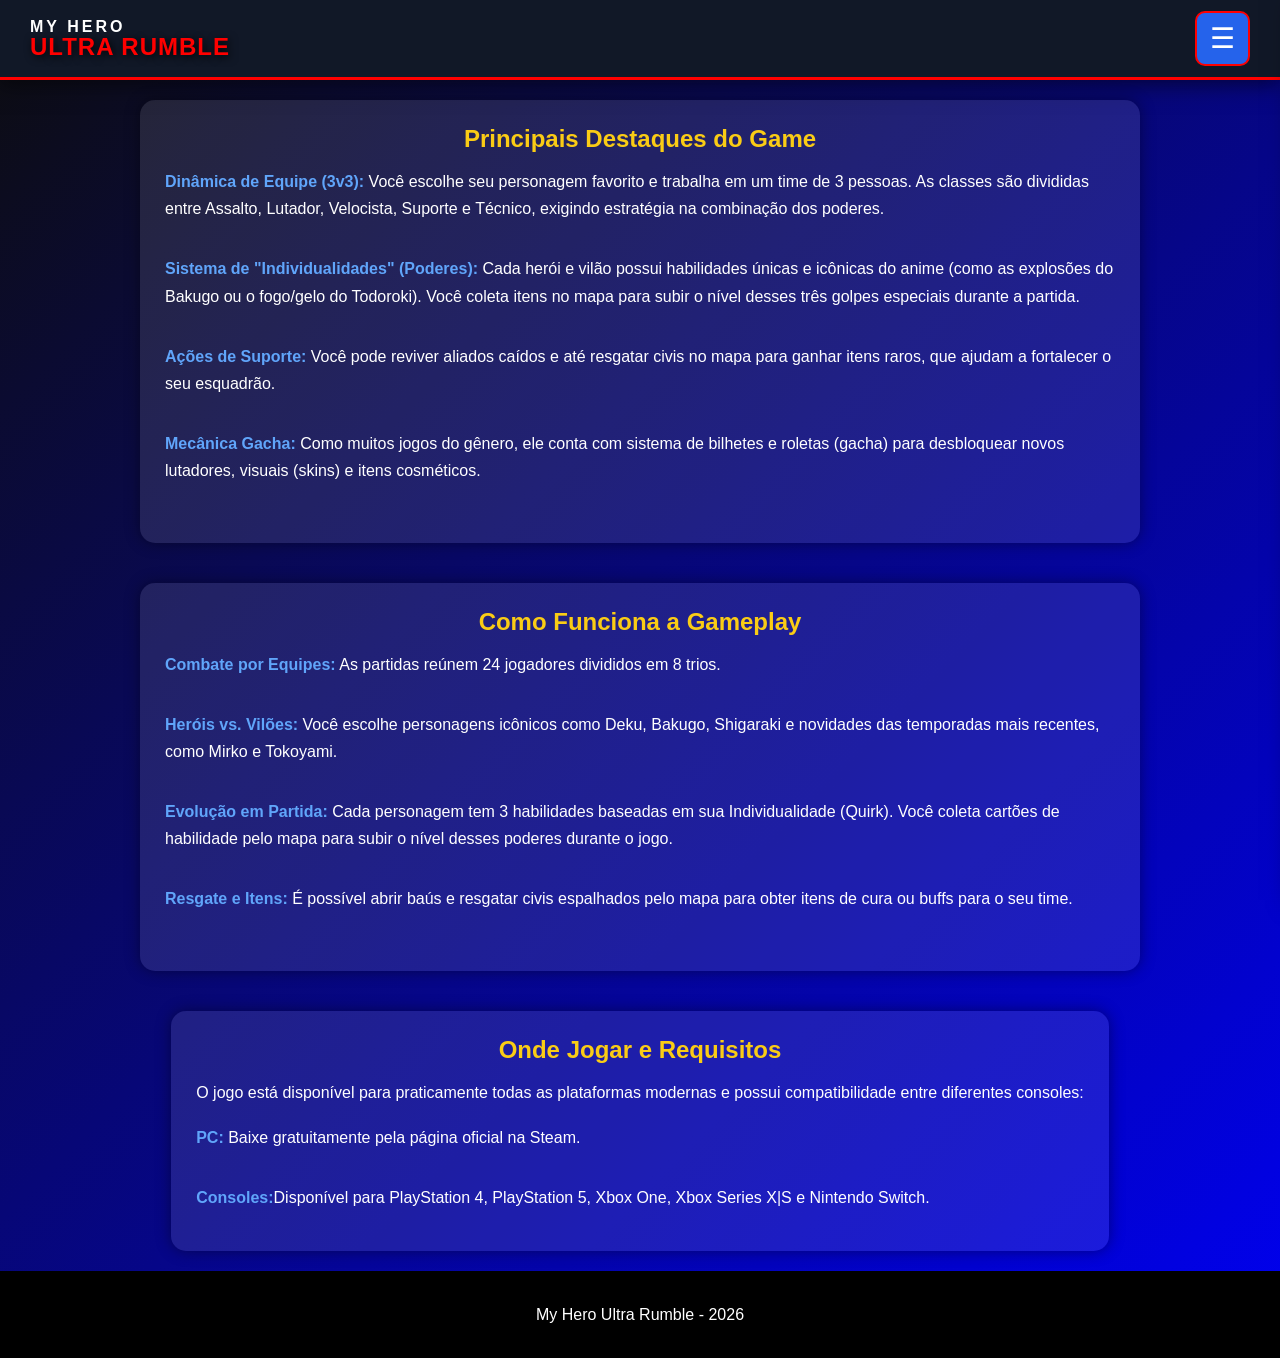
<file: sobre.html>
<!DOCTYPE html>
<html lang="en">
<head>
    <meta charset="UTF-8">
    <meta name="viewport" content="width=device-width, initial-scale=1.0">
    <title>Document</title>
    <link rel="stylesheet" href="style.css">
    <script src="script.js"></script>
</head>
<body>
    <header class="menu-jogo">

    <div class="logo">
        <span>MY HERO</span>
        <strong>ULTRA RUMBLE</strong>
    </div>

<button class="botao-menu" onclick="abrirMenu()">☰</button>
</header>

<nav id="menu-lateral" class="menu-lateral">
    <button class="fechar-menu" onclick="fecharMenu()">x</button>
    <h2>MENU</h2>
    <a href="index.html"> Início</a>
    <a href="personagens.html"> Personagens</a>
    <a href="sobre.html"> Mais sobre</a>
    <a href="compras.html"> Compras</a>
    <a href="cadastro.html" class="menu-cadastro"> Cadastro</a>
    <a href="login.html" class="menu-login"> Login</a>
</nav>

<div id="fundo-menu" class="fundo-menu" onclick="fecharMenu()"></div>


    <div id="Destalhes">
        <h2>Principais Destaques do Game</h2>
        <ul>
            <li><n>Dinâmica de Equipe (3v3):</n> Você escolhe seu personagem favorito e trabalha em um time de 3 pessoas. As classes são divididas entre Assalto, Lutador, Velocista, Suporte e Técnico, exigindo estratégia na combinação dos poderes.</li><br>
            <li><n>Sistema de "Individualidades" (Poderes):</n> Cada herói e vilão possui habilidades únicas e icônicas do anime (como as explosões do Bakugo ou o fogo/gelo do Todoroki). Você coleta itens no mapa para subir o nível desses três golpes especiais durante a partida.</li><br>
            <li><n>Ações de Suporte:</n> Você pode reviver aliados caídos e até resgatar civis no mapa para ganhar itens raros, que ajudam a fortalecer o seu esquadrão.</li><br>
            <li><n>Mecânica Gacha:</n> Como muitos jogos do gênero, ele conta com sistema de bilhetes e roletas (gacha) para desbloquear novos lutadores, visuais (skins) e itens cosméticos.</li><br>
        </ul>
    </div>

    <div id="Gameplay">
        <h2>Como Funciona a Gameplay</h2>
        <ul>
            <li><n>Combate por Equipes:</n> As partidas reúnem 24 jogadores divididos em 8 trios.</li> <br>
            <li><n>Heróis vs. Vilões:</n> Você escolhe personagens icônicos como Deku, Bakugo, Shigaraki e novidades das temporadas mais recentes, como Mirko e Tokoyami.</li><br>
            <li><n>Evolução em Partida:</n> Cada personagem tem 3 habilidades baseadas em sua Individualidade (Quirk). Você coleta cartões de habilidade pelo mapa para subir o nível desses poderes durante o jogo.</li><br>
            <li><n>Resgate e Itens:</n> É possível abrir baús e resgatar civis espalhados pelo mapa para obter itens de cura ou buffs para o seu time.</li><br>
        </ul>
    </div>

    <div id="Gameplay">
        <h2>Onde Jogar e Requisitos</h2>
        <p>O jogo está disponível para praticamente todas as plataformas modernas e possui compatibilidade entre diferentes consoles:</p><br>
        <ul>
            <li><n>PC:</n> Baixe gratuitamente pela página oficial na Steam.</li><br>
            <li><n>Consoles:</n>Disponível para PlayStation 4, PlayStation 5, Xbox One, Xbox Series X|S e Nintendo Switch.</li>
        </ul>
    </div>

<footer>
    <p>My Hero Ultra Rumble - 2026</p>
</footer>
</body>
</html>
</file>
<file: style.css>
* {
    margin: 0;
    padding: 0;
    box-sizing: border-box;
}

body {
    font-family: Arial, Helvetica, sans-serif;
    background: linear-gradient(135deg, #0d0d0e, #0000f1);
    color: white;
    min-height: 100vh;
    display: flex;
    flex-direction: column;
}

/*menu*/

.menu-jogo {
height: 80px;
width: 100%;
padding: 10px 30px;
display: flex;
align-items: center;
justify-content: space-between;
background: #111827;
border-bottom: 3px solid #ff0000;
box-shadow: 0 5px 20px rgba(0, 0, 0, 0.5);
position: sticky;
top: 0;
z-index: 1000;
}
/* logo */

.logo {
display: flex;
flex-direction: column;
line-height: 1;
}

.logo span {
color: white;
font-size: 1rem;
font-weight: bold;
letter-spacing: 3px;
}

.logo strong {
color: #ff0000;
font-size: 1.5rem;
letter-spacing: 1px;
text-shadow: 2px 2px 8px black;
}

/* botão */

.botao-menu {
width: 55px;
height: 55px;
border: 2px solid #ff0000;
border-radius: 10px;
background: #2563eb;
color: white;
font-size: 28px;
cursor: pointer;
transition: 0.3s;
}

.botao-menu:hover {
background: #ff0000;
color: #111827;
transform: scale(1.08);
box-shadow: 0 0 15px #ff0000(250, 204, 21, 0.7);
}

/*menu*/

.menu-lateral {
position: fixed;
top: 0;
right: -320px;
width: 300px;
height: 100vh;
padding: 30px 25px;
background: #111827;
border-left: 3px solid #f80101;
box-shadow: -5px 0 25px rgba(0, 0, 0, 0.6);
z-index: 2000;
transition: right 0.4s ease;
display: flex;
flex-direction: column;
}


.menu-lateral.aberto {
right: 0;
}

/* titulo */

.menu-lateral h2 {
color: #f80101;
text-align: center;
margin: 20px 0 30px;
font-size: 2rem;
text-shadow: 2px 2px 8px black;
}

/* links */

.menu-lateral a {
color: white;
text-decoration: none;
padding: 15px;
margin-bottom: 8px;
border-radius: 8px;
font-weight: bold;
font-size: 1.05rem;
transition: 0.3s;
}


.menu-lateral a:hover {
background: #2563eb;
color: #ff0000;
padding-left: 25px;
transform: translateX(-5px);
}

/* linha */

.menu-lateral hr {
width: 100%;
border: none;
border-top: 1px solid #374151;
margin: 15px 0;
}

/* botão fecha */

.fechar-menu {
align-self: flex-end;
width: 40px;
height: 40px;
border: none;
border-radius: 8px;
background: transparent;
color: white;
font-size: 32px;
cursor: pointer;
transition: 0.3s;
}

.fechar-menu:hover {
background: #dc2626;
transform: rotate(90deg);
}

/* cadrastro */

.menu-cadastro {
border: 1px solid #facc15;
color: #facc15 !important;
}


.menu-login {
border: 1px solid #2563eb;
}


.fundo-menu {
position: fixed;
top: 0;
left: 0;
width: 100%;
height: 100vh;
background: rgba(0, 0, 0, 0.6);
opacity: 0;
visibility: hidden;
z-index: 1500;
transition: 0.3s;
}


/*botão cadrastro*/
#Cadastro {
    text-decoration: none;
    color: white;
    font-weight: bold;
    font-size: 1rem;
    padding: 12px 25px;
    border: 2px solid #facc15;
    border-radius: 30px;
    background: linear-gradient(135deg, #2563eb, #1d4ed8);
    box-shadow: 0 0 10px rgba(37, 99, 235, .5);
    transition: all .3s ease;
}

#Cadastro:hover {
    background: linear-gradient(135deg, #facc15, #eab308);
    color: #111827;
    transform: translateY(-3px);
    box-shadow: 0 0 20px rgba(250, 204, 21, .8);
}

#Cadastro:active {
    transform: scale(0.96);
}

/*conteodu*/
#resumo,
.personagem,
#cadastro,
#Destalhes,
#Gameplay {
    background: rgba(255, 255, 255, 0.1);
    border-radius: 15px;
    box-shadow: 0 0 15px rgba(0, 0, 0, 0.5);
}

#resumo {
    max-width: 900px;
    margin: 40px auto;
    padding: 30px;
}

#resumo h2 {
    color: #facc15;
    margin-bottom: 15px;
}

#resumo p {
    line-height: 1.8;
    font-size: 1.1rem;
}

/*personagens*/
.personagem {
    max-width: 900px;
    margin: 30px auto;
    padding: 25px;
    text-align: center;
    transition: 0.3s;
}

.personagem:hover {
    transform: translateY(-5px);
    box-shadow: 0 0 20px rgba(238, 5, 5, 0.6);
}

.personagem h2 {
    color: #facc15;
    margin-bottom: 20px;
}

.personagem img {
    width: 280px;
    max-width: 100%;
    border-radius: 12px;
    border: 3px solid #f50404;
    margin-bottom: 20px;
}

.personagem p {
    font-size: 1.05rem;
    line-height: 1.8;
}

/*cadrastro e login*/
#cadastro {
    max-width: 600px;
    margin: 50px auto;
    padding: 30px;
}

#cadastro h2 {
    text-align: center;
    color: #f10e0e;
    margin-bottom: 20px;
}


#cadastro input,
#cadastro select {
    width: 100%;
    padding: 10px;
    border: none;
    border-radius: 8px;
    margin-top: 5px;
    font-size: 16px;
}

#cadastro input[type="submit"] {
    background: #2563eb;
    color: white;
    cursor: pointer;
    transition: 0.3s;
}

#cadastro input:hover {
    background: #facc15;
    color: black;
}

/*pagina sobre*/
#Destalhes,
#Gameplay {
    max-width: 1000px;
    margin: 20px auto;
    padding: 25px;
    box-shadow: 0 0 15px rgba(0, 0, 0, 0.4);
}

h2 {
    color: #facc15;
    margin-bottom: 15px;
    text-align: center;
}

ul {
    list-style: none;
}

li {
    margin-bottom: 15px;
    line-height: 1.7;
}

p {
    line-height: 1.7;
}

n {
    color: #60a5fa;
    font-weight: bold;
}


footer {
    background-color: black;
    text-align: center;
    padding: 30px;
    margin-top: auto;
}

/*loja*/

.loja {
width: 90%;
max-width: 1200px;
margin: 40px auto;
}

.loja > h1 {
text-align: center;
color: #ef4444;
font-size: 2.5rem;
margin-bottom: 10px;
text-shadow: 2px 2px 8px black;
}

.descricao-loja {
text-align: center;
margin-bottom: 35px;
color: #ddd;
}

/*produto*/

.produtos {
display: grid;
grid-template-columns: repeat(4, 1fr);
gap: 25px;

}

/*card do produto*/

.produto {
background: #111827;
border: 2px solid #374151;
border-radius: 15px;
padding: 20px;
text-align: center;
box-shadow: 0 5px 15px rgba(0, 0, 0, 0.5);
transition: 0.3s;
}

.produto:hover {
transform: translateY(-8px);
border-color: #ef4444;
box-shadow: 0 0 20px rgba(239, 68, 68, 0.5);
}

/* foto do produto*/

.foto-produto {
width: 100%;
height: 220px;
display: flex;
align-items: center;
justify-content: center;
background: #1f2937;
border-radius: 10px;
margin-bottom: 20px;
overflow: hidden;
}

.foto-produto img {
width: 100%;
height: 100%;
object-fit: cover;
transition: 0.3s;
}

.produto:hover .foto-produto img {
transform: scale(1.05);
}

/*informação*/

.produto h2 {
color: white;
font-size: 1.3rem;
margin-bottom: 10px;
}

.produto p {
color: #bbb;
font-size: 0.95rem;
min-height: 45px;
margin-bottom: 15px;
}

/*preço*/

.preco {
display: block;
color: #ef4444;
font-size: 1.4rem;
font-weight: bold;
margin-bottom: 15px;
}

/*botão de compra*/
.btn-comprar {
width: 100%;
padding: 12px;
border: none;
border-radius: 8px;
background: #2563eb;
color: white;
font-size: 1rem;
font-weight: bold;
cursor: pointer;
transition: 0.3s;
}

.btn-comprar:hover {
background: #ef4444;
transform: scale(1.03);
box-shadow: 0 0 15px rgba(239, 68, 68, 0.6)
}
</file>
